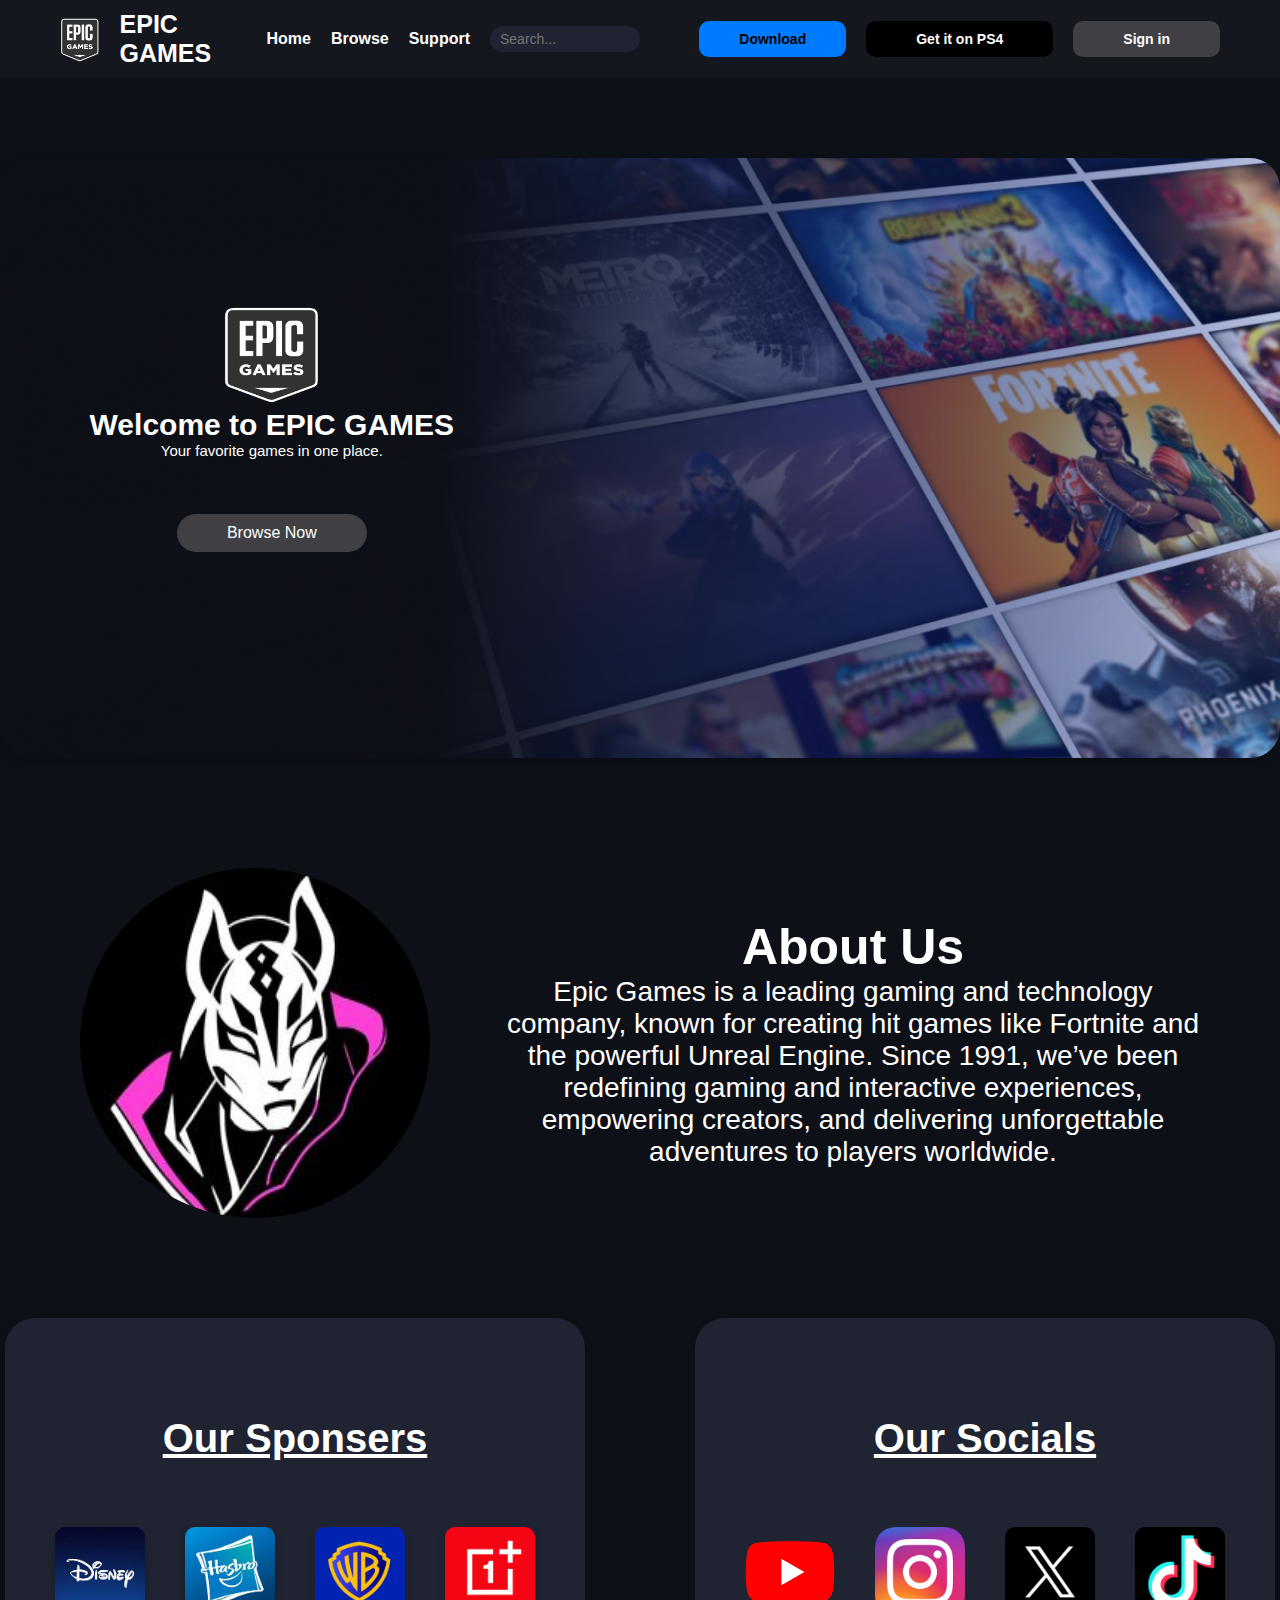
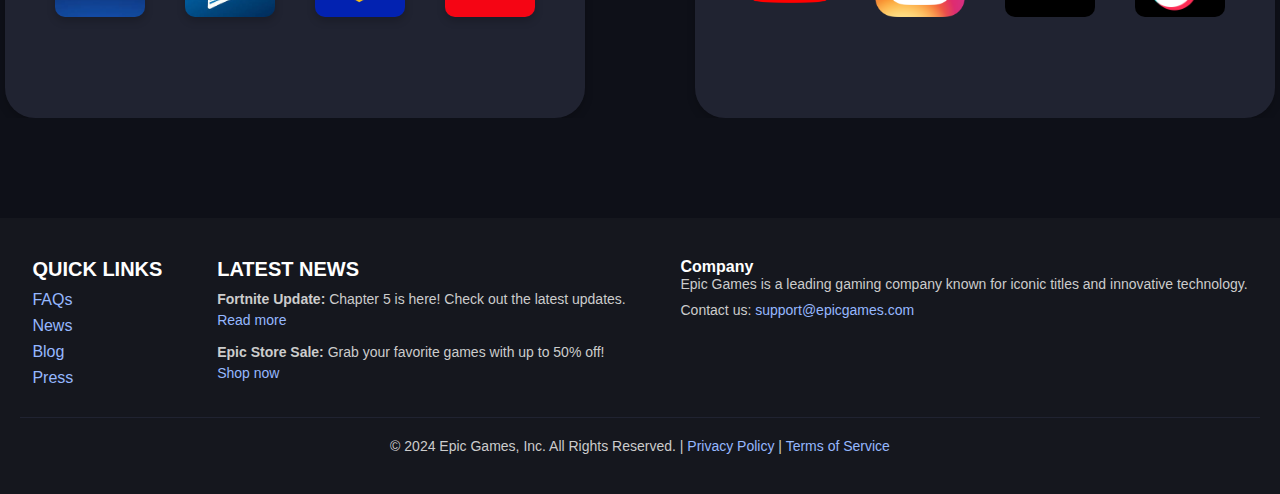
<file: index.html>
<!DOCTYPE html>
<html lang="en">
<head>
    <meta charset="UTF-8">
    <meta name="viewport" content="width=device-width, initial-scale=1.0">
    <link rel="stylesheet" href="style.css">
    <title>Epic Games</title>
</head>
<body>
    <header> <!-- Acts as the navigation bar of the website-->      
        <div class="header">

            <div class ="left-side">
                <img id="Logo" src="ASG-1 Contents/Epic_Games_logo.png" alt="Epic Games Logo">
                <h1 class = "epic-games-header">EPIC GAMES</h1>
                <a id = "home" href="index.html">Home</a>
                <a id = "browse" href="games.html">Browse</a>
                <a id = "support" href="support.html">Support</a>
                <input type="text" class="search-bar" placeholder="Search...">
            </div>

            <div class="right-side">
                <button id="download-button" class="main-download-button">Download</button>
                <a class="ps4-button">Get it on PS4</a>
                <a class="signin-button">Sign in</a>             
            </div>

        </div>
    </header>

    <section> <!-- Home Page First Panel -->
        <div class="first-panel">
            <div class ="browse">
                <div class="textbox">
                    <img id="Logo2" src="ASG-1 Contents/Epic_Games_logo.png" alt="Epic Games Logo 2">
                    <h2>Welcome to EPIC GAMES</h2>
                    <p4>Your favorite games in one place.</p4> <br/>
                    <br/>
                    <br/>
                    <br/>
                    <a href=games.html class="browse-button">Browse Now</a>
                </div>
            </div>
        </div>
    </section>

    <div id="popup" class="popup hidden"> <!-- For JS extension,  Pop-up -->
        <div class="popup-content">
          <span id="close-popup" class="close-button">&times;</span>
          <h2>A world full of adventure awaits you.</h2>
          <a href="ASG-1 Contents/Epic Games.zip" class="popup-download-button" download>Download Now!</a>
        </div>
    </div>

    <section2> <!-- Home Page Second Panel -->
        <div class="about-us">        
            <img id="about-us-logo" src="ASG-1 Contents/epic-games-pfp.jpg" alt ="About us Logo">
            <div class="about-us-words">
                <h2 class="about-header">About Us</h2>
                <p id="paragraph">Epic Games is a leading gaming and technology company, known for creating hit games like Fortnite and the powerful Unreal Engine. 
                    Since 1991, we’ve been redefining gaming and interactive experiences, empowering creators, and delivering unforgettable adventures to players worldwide.</p>
            </div>
        </div>
    </section2>

    <section3> <!-- Home Page Third Panel -->
        <div class="second-panel"> 

            <div class="left-box">
                <div class="sponsor">
                    <p5>Our Sponsers</p5>
                    <div class="sponsor-buttons">       
                        <img class="disney" src="ASG-1 Contents/disney.jpg" alt="disney logo">     
                        <img class="hasbro" src="ASG-1 Contents/hasbro.jpg" alt="hasbro logo">  
                        <img class="warnerbros" src="ASG-1 Contents/warnerbros3.png" alt="warnerbros logo">   
                        <img class="oneplus" src="ASG-1 Contents/oneplus.png" alt="oneplus logo">   
                    </div>
                </div>
            </div>

            <div class="right-box">
                <div class="socials">
                    <p6>Our Socials</p6>
                    <div class="socials-buttons">       
                        <img class="youtube" src="ASG-1 Contents/Youtube_logo.png" alt="disney logo">     
                        <img class="instagram" src="ASG-1 Contents/Instagram_icon.png.webp" alt="hasbro logo">  
                        <img class="x" src="ASG-1 Contents/x.jpg" alt="warnerbros logo">   
                        <img class="tiktok" src="ASG-1 Contents/tiktok.png" alt="oneplus logo">   
                    </div>
                </div>
            </div>
            
        </div>
    </section3>

    <footer> <!-- Footer acts as the last panel for each page of website -->
        <div class="footer-container">

            <div class="footer-links">
                <h4>Quick Links</h4>
                <ul>
                    <li><a href="#">FAQs</a></li>
                    <li><a href="#">News</a></li>
                    <li><a href="#">Blog</a></li>
                    <li><a href="#">Press</a></li>
                </ul>
            </div>
    
            <div class="footer-news">
                <h4>Latest News</h4>
                <div class="news-item">
                    <p><strong>Fortnite Update:</strong> Chapter 5 is here! Check out the latest updates.</p>
                    <a href="fortnite.html">Read more</a>
                </div>
                <div class="news-item">
                    <p><strong>Epic Store Sale:</strong> Grab your favorite games with up to 50% off!</p>
                    <a href="games.html">Shop now</a>
                </div>
            </div>
    
            <div class="footer-info">
                <h4>Company</h4>
                <p>Epic Games is a leading gaming company known for iconic titles and innovative technology.</p>
                <p>Contact us: <a href="mailto:support@epicgames.com">support@epicgames.com</a></p>
            </div>
        </div>
    
        <div class="footer-bottom">
            <p>© 2024 Epic Games, Inc. All Rights Reserved. | <a href="#">Privacy Policy</a> | <a href="#">Terms of Service</a></p>
        </div>
    </footer>
    <script src="script.js"></script>
</body>
</html>
</file>
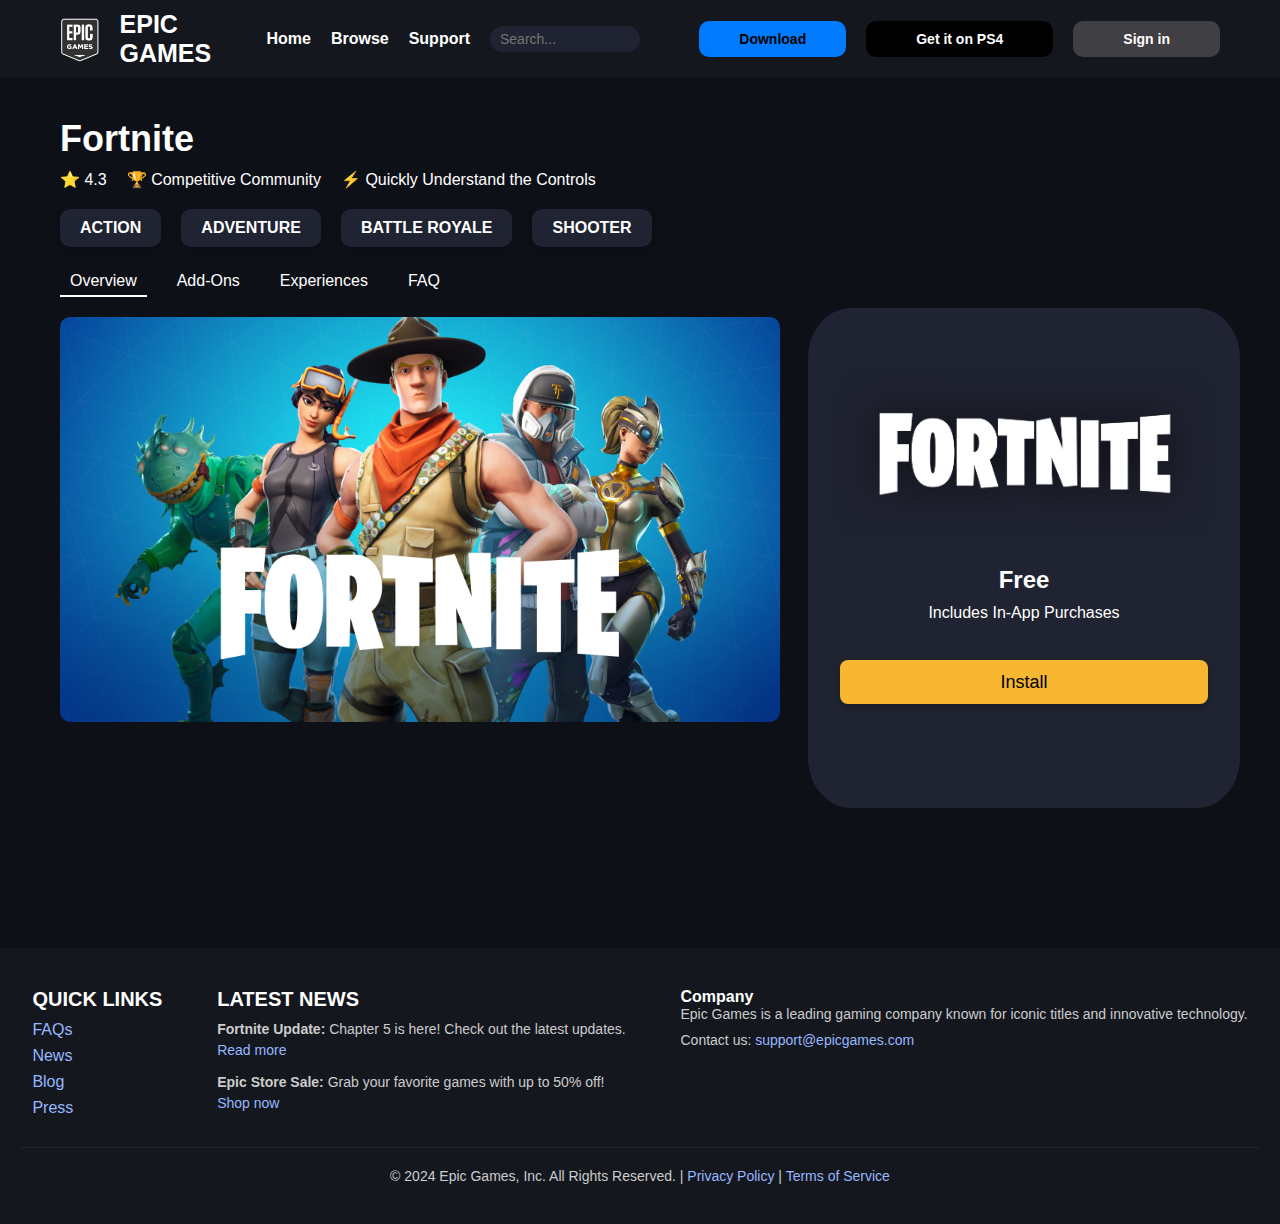
<file: fortnite.html>
<!DOCTYPE html>
<html lang="en">
<head>
    <meta charset="UTF-8">
    <meta name="viewport" content="width=device-width, initial-scale=1.0">
    <link rel="stylesheet" href="style.css">
    <title>Fortnite</title>
</head>
<body>
    <header> <!-- Acts as the navigation bar of the website-->     
        <div class="header">

            <div class ="left-side">
                <img id="Logo" src="ASG-1 Contents/Epic_Games_logo.png" alt="Epic Games Logo">
                <h1 class = "epic-games-header">EPIC GAMES</h1>
                <a id = "home" href="index.html">Home</a>
                <a id = "browse" href="games.html">Browse</a>
                <a id = "support" href="support.html">Support</a>
                <input type="text" class="search-bar" placeholder="Search...">
            </div>

            <div class="right-side">
                <button id="download-button" class="main-download-button">Download</button>
                <a class="ps4-button">Get it on PS4</a>
                <a class="signin-button">Sign in</a>             
            </div>

        </div>
    </header>

    <div id="popup" class="popup hidden"> <!-- For JS extension, Pop-up -->
        <div class="popup-content">
          <span id="close-popup" class="close-button">&times;</span>
          <h2>A world full of adventure awaits you.</h2>
          <a href="ASG-1 Contents/Epic Games.zip" class="popup-download-button" download>Download Now!</a>
        </div>
    </div>

    <main class="fortnite-section"> <!-- Fortnite page content -->
        <div class="fortnite-left">
            <h1 class="game-title">Fortnite</h1>
            <div class="ratings">
                <span>⭐ 4.3</span>
                <span>🏆 Competitive Community</span>
                <span>⚡ Quickly Understand the Controls</span>
            </div>
            <div class="fornite-genre">
                <p class="genre1">Action</p>
                <p class="genre1">Adventure</p>
                <p class="genre1">Battle Royale</p>
                <p class="genre1">Shooter</p>
            </div>
            <nav class="tabs">
                <a href="#overview" class="active">Overview</a>
                <a href="#addons">Add-Ons</a>
                <a href="#experiences">Experiences</a>
                <a href="#faq">FAQ</a>
            </nav>
            <div class="game-preview">
                <img src="ASG-1 Contents/good-fortnite.jpg" alt="Fortnite Preview">
            </div>
            <div class="about-fortnite">
            </div>
        </div>

    <div class="fortnite-right">
        <div class="game-image">
            <img src="ASG-1 Contents/fortnite-invis3.png" alt="Fortnite Game Image">
        </div>
        <div class="fortnite-info">
            <p class="fortnite-price">Free</p>
            <p class="in-app-purchases">Includes In-App Purchases</p>
            <a href="#" class="install-button">Install</a>
        </div>
    </div>
    </main>

    <footer> <!-- Footer acts as the last panel for each page of website -->
        <div class="footer-container">

            <div class="footer-links">
                <h4>Quick Links</h4>
                <ul>
                    <li><a href="#">FAQs</a></li>
                    <li><a href="#">News</a></li>
                    <li><a href="#">Blog</a></li>
                    <li><a href="#">Press</a></li>
                </ul>
            </div>
    
            <div class="footer-news">
                <h4>Latest News</h4>
                <div class="news-item">
                    <p><strong>Fortnite Update:</strong> Chapter 5 is here! Check out the latest updates.</p>
                    <a href="fortnite.html">Read more</a>
                </div>
                <div class="news-item">
                    <p><strong>Epic Store Sale:</strong> Grab your favorite games with up to 50% off!</p>
                    <a href="games.html">Shop now</a>
                </div>
            </div>
    
            <div class="footer-info">
                <h4>Company</h4>
                <p>Epic Games is a leading gaming company known for iconic titles and innovative technology.</p>
                <p>Contact us: <a href="mailto:support@epicgames.com">support@epicgames.com</a></p>
            </div>
        </div>
    
        <div class="footer-bottom">
            <p>© 2024 Epic Games, Inc. All Rights Reserved. | <a href="#">Privacy Policy</a> | <a href="#">Terms of Service</a></p>
        </div>
    </footer>
    <script src="script.js"></script>
</main>
</body>
</html>
</file>
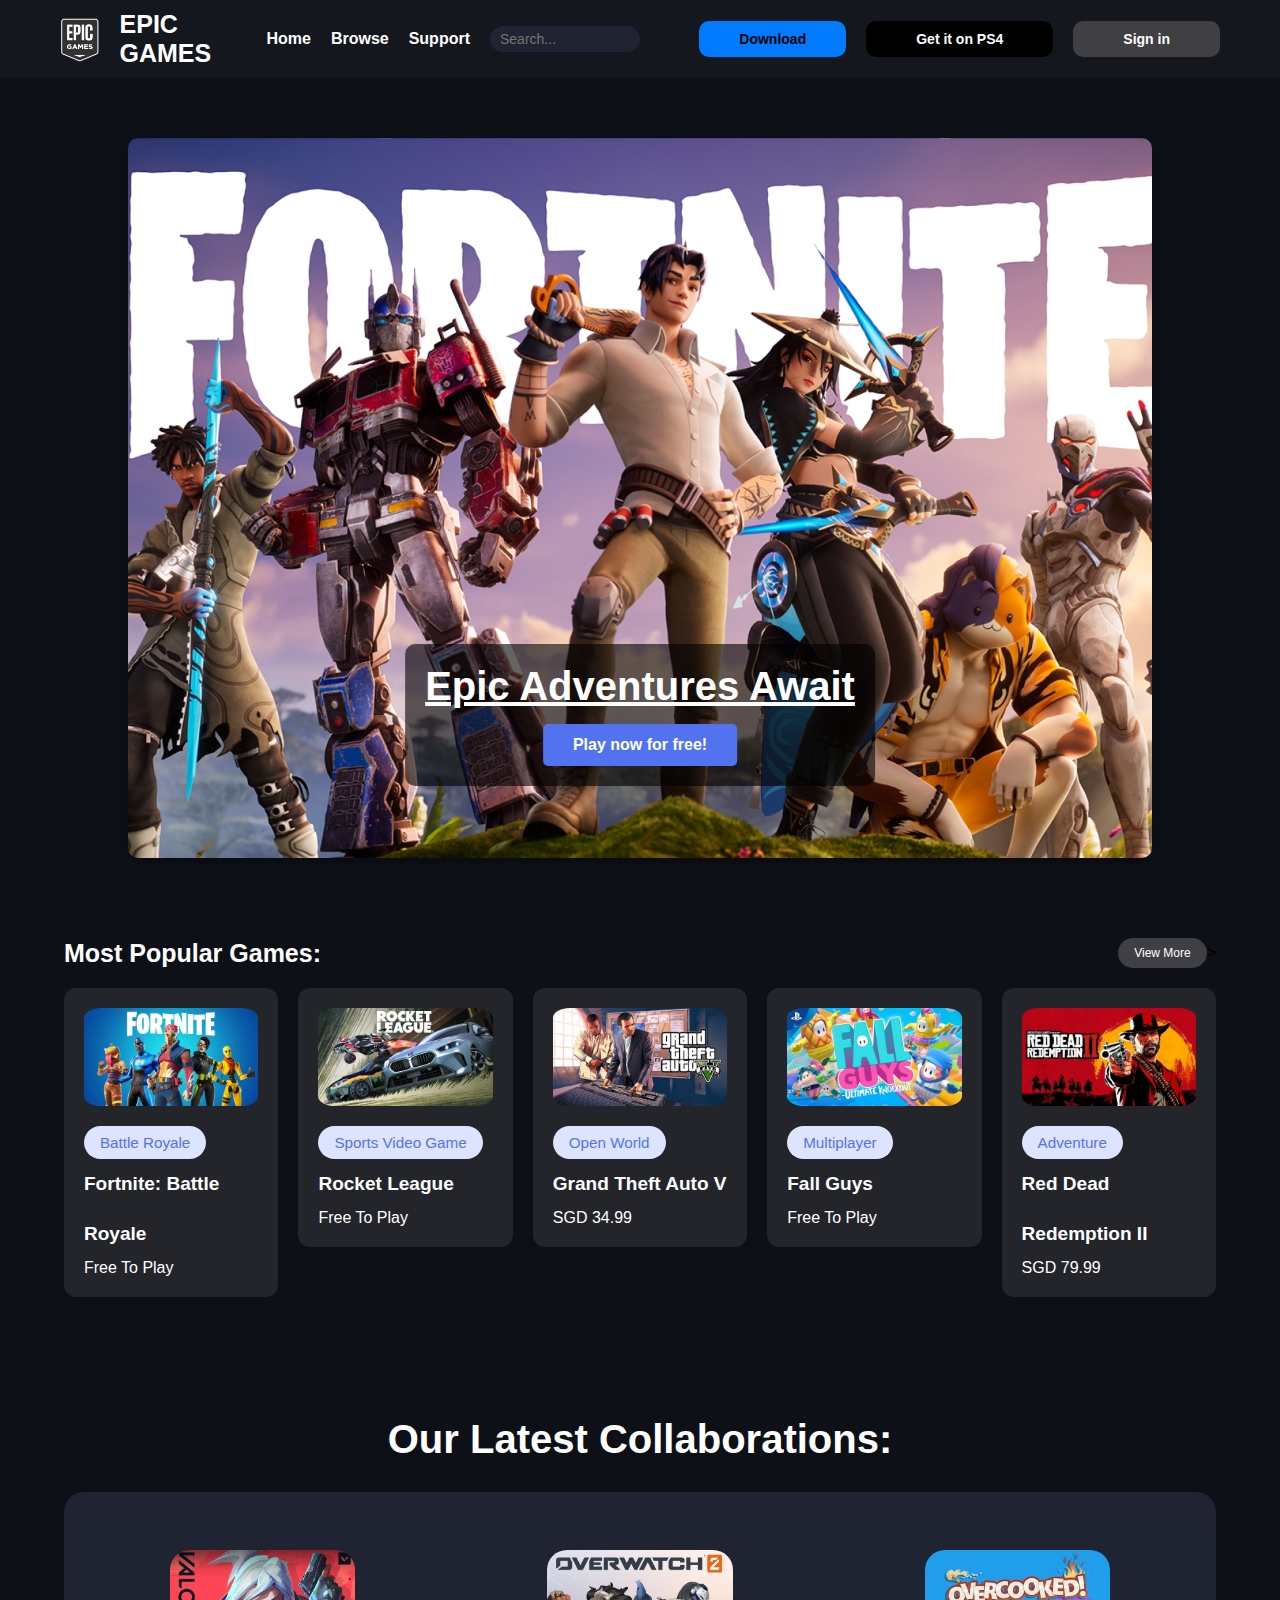
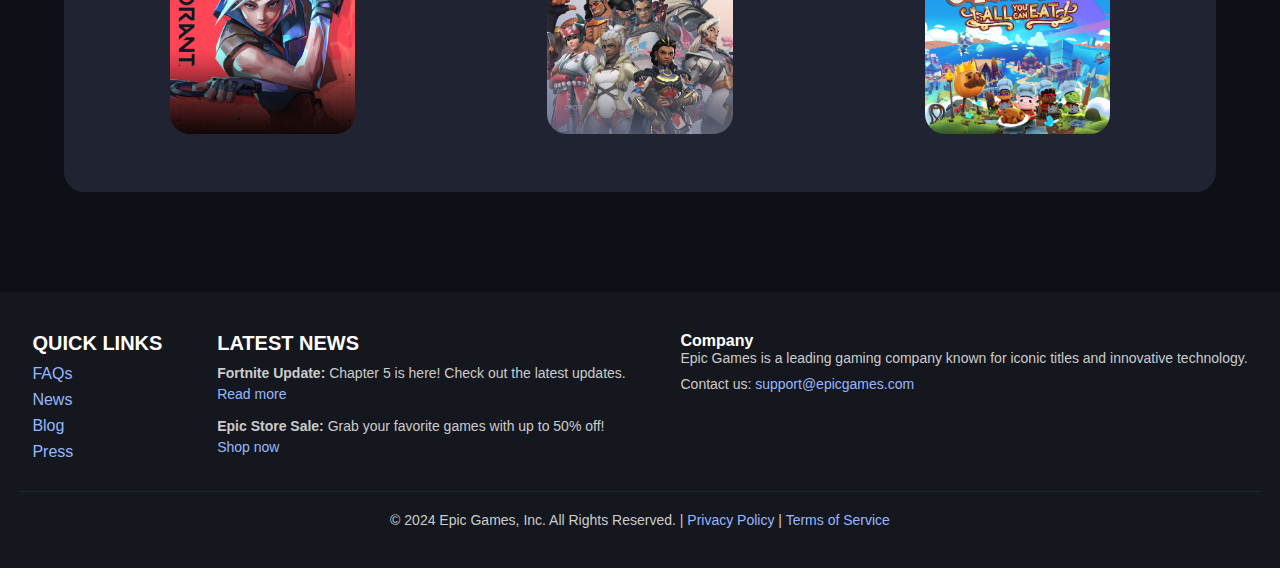
<file: games.html>
<!DOCTYPE html>
<html lang="en">
<head>
    <meta charset="UTF-8">
    <meta name="viewport" content="width=device-width, initial-scale=1.0">
    <link rel="stylesheet" href="style.css">
    <title>Epic Games</title>
</head>
<body>
    <header> <!-- Acts as the navigation bar of the website-->     
        <div class="header">

            <div class ="left-side">
                <img id="Logo" src="ASG-1 Contents/Epic_Games_logo.png" alt="Epic Games Logo">
                <h1 class = "epic-games-header">EPIC GAMES</h1>
                <a id = "home" href="index.html">Home</a>
                <a id = "browse" href="games.html">Browse</a>
                <a id = "support" href="support.html">Support</a>
                <input type="text" class="search-bar" placeholder="Search...">
            </div>

            <div class="right-side">
                <button id="download-button" class="main-download-button">Download</button>
                <a class="ps4-button">Get it on PS4</a>
                <a class="signin-button">Sign in</a>             
            </div>

        </div>
    </header>

    <div id="popup" class="popup hidden"> <!-- For JS extension, Pop-up -->
        <div class="popup-content">
          <span id="close-popup" class="close-button">&times;</span>
          <h2>A world full of adventure awaits you.</h2>
          <a href="ASG-1 Contents/Epic Games.zip" class="popup-download-button" download>Download Now!</a>
        </div>
    </div>

    <game-section1> <!-- Game page first panel -->
        <div class="photo-container" href="fortnite.html">
            <a class="description" href="fortnite.html">
                <h2>Epic Adventures Await</h2>
                <button class="join-now-button">Play now for free!</button>
            </a>
        </div>
    </game-section1>

    <game-section2> <!-- Game page second panel -->
        <div class="popular-text">
            <p id="most-popular">Most Popular Games:</p>
            <p id="popular-viewmore">View More</p>>
        </div>
        <div class="game-container">
            <div class="card-wrapper">
                <ul class="card-list">
                    <li class ="card-item">
                        <a class="card-link">
                            <img src = "ASG-1 Contents/fortnite-image.jpg" alt = "fortnite" class = "image-card">
                            <p  class="genre">Battle Royale</p>
                            <h class="game-title">Fortnite: Battle Royale</h> <br>
                            <price class ="game-price">Free To Play</price>
                        </a>
                    </li>
                    <li class ="card-item">
                        <a class="card-link">
                            <img src = "ASG-1 Contents/rocket-league-image.jpg" alt = "rocket league" class = "image-card">
                            <p  class="genre">Sports Video Game</p>
                            <h class="game-title">Rocket League</h> <br>
                            <price class ="game-price">Free To Play</price>
                        </a>
                    </li>
                    <li class ="card-item">
                        <a class="card-link">
                            <img src = "ASG-1 Contents/gta-image.jpg" alt = "gta" class = "image-card">
                            <p  class="genre">Open World</p>
                            <h class="game-title">Grand Theft Auto V</h> <br>
                            <price class ="game-price">SGD 34.99</price>
                        </a>
                    </li>
                    <li class ="card-item">
                        <a class="card-link">
                            <img src = "ASG-1 Contents/fall-guys-image.jpg" alt = "fall guys" class = "image-card">
                            <p  class="genre">Multiplayer</p>
                            <h class="game-title">Fall Guys</h> <br>
                            <price class ="game-price">Free To Play</price>
                        </a>
                    </li>
                    <li class ="card-item">
                        <a class="card-link">
                            <img src = "ASG-1 Contents/rdd-image.jpg" alt = "red dead redemption" class = "image-card">
                            <p  class="genre">Adventure</p>
                            <h class="game-title">Red Dead Redemption II</h> <br>
                            <price class ="game-price">SGD 79.99</price>
                        </a>
                    </li>
                </ul>
            </div>
        </div>
    </game-section2>

    <game-section3> <!-- Game page second panel -->
        <div class="collab-text">
            <p id="collab">Our Latest Collaborations:</p>
        </div>
        <div class="new-items-container">
            <div class="new-items-box">
                <div class="card">
                    <div class="front">
                        <img src="ASG-1 Contents/valorant.jpg" alt="Box 1" class="front-image">
                    </div>
                    <div class="back-valorant">
                        <h3 class="back-title">Valorant</h3>
                        <p class="back-paragraph">Valorant is a free-to-play first-person tactical hero shooter developed and published by Riot Games. 
                            Released in June 2020, the game combines precise gunplay with unique character abilities, creating an engaging blend of strategy, teamwork, and skill.</p>
                    </div>
                </div>
            </div>
            <div class="new-items-box">
                <div class="card">
                    <div class="front">
                        <img src="ASG-1 Contents/overwatch2-pfp" alt="Box 2" class="front-image">
                    </div>
                    <div class="back-overwatch2">
                        <h3 class="back-title">Overwatch 2</h3>
                        <p class="back-paragraph">Overwatch is a team-based multiplayer hero shooter developed by Blizzard Entertainment. 
                            Released in 2016, it features diverse heroes with unique abilities, emphasizing teamwork, strategy, 
                            and fast-paced action across various dynamic maps and game modes.</p>
                    </div>
                </div>
            </div>
            <div class="new-items-box">
                <div class="card">
                    <div class="front">
                        <img src="ASG-1 Contents/overcooked.webp" alt="Box 3" class="front-image">
                    </div>
                    <div class="back-overcooked">
                        <h3 class="back-title">Overcooked</h3>
                        <p class="back-paragraph">Overcooked is a chaotic cooperative cooking simulation game by Ghost Town Games. 
                            Players work together in increasingly challenging kitchens, managing time and resources to complete orders. 
                            It’s fast-paced, hilarious, and perfect for cooperative fun with friends or family.</p>
                    </div>
                </div>
            </div>
        </div>
    </game-section3>
    
    <footer> <!-- Footer acts as the last panel for each page of website -->
        <div class="footer-container">

            <div class="footer-links">
                <h4>Quick Links</h4>
                <ul>
                    <li><a href="#">FAQs</a></li>
                    <li><a href="#">News</a></li>
                    <li><a href="#">Blog</a></li>
                    <li><a href="#">Press</a></li>
                </ul>
            </div>
    
            <div class="footer-news">
                <h4>Latest News</h4>
                <div class="news-item">
                    <p><strong>Fortnite Update:</strong> Chapter 5 is here! Check out the latest updates.</p>
                    <a href="fortnite.html">Read more</a>
                </div>
                <div class="news-item">
                    <p><strong>Epic Store Sale:</strong> Grab your favorite games with up to 50% off!</p>
                    <a href="games.html">Shop now</a>
                </div>
            </div>
    
            <div class="footer-info">
                <h4>Company</h4>
                <p>Epic Games is a leading gaming company known for iconic titles and innovative technology.</p>
                <p>Contact us: <a href="mailto:support@epicgames.com">support@epicgames.com</a></p>
            </div>
        </div>
    
        <div class="footer-bottom">
            <p>© 2024 Epic Games, Inc. All Rights Reserved. | <a href="#">Privacy Policy</a> | <a href="#">Terms of Service</a></p>
        </div>
    </footer>

    <script src="script.js"></script>
</body>
</html>
</file>
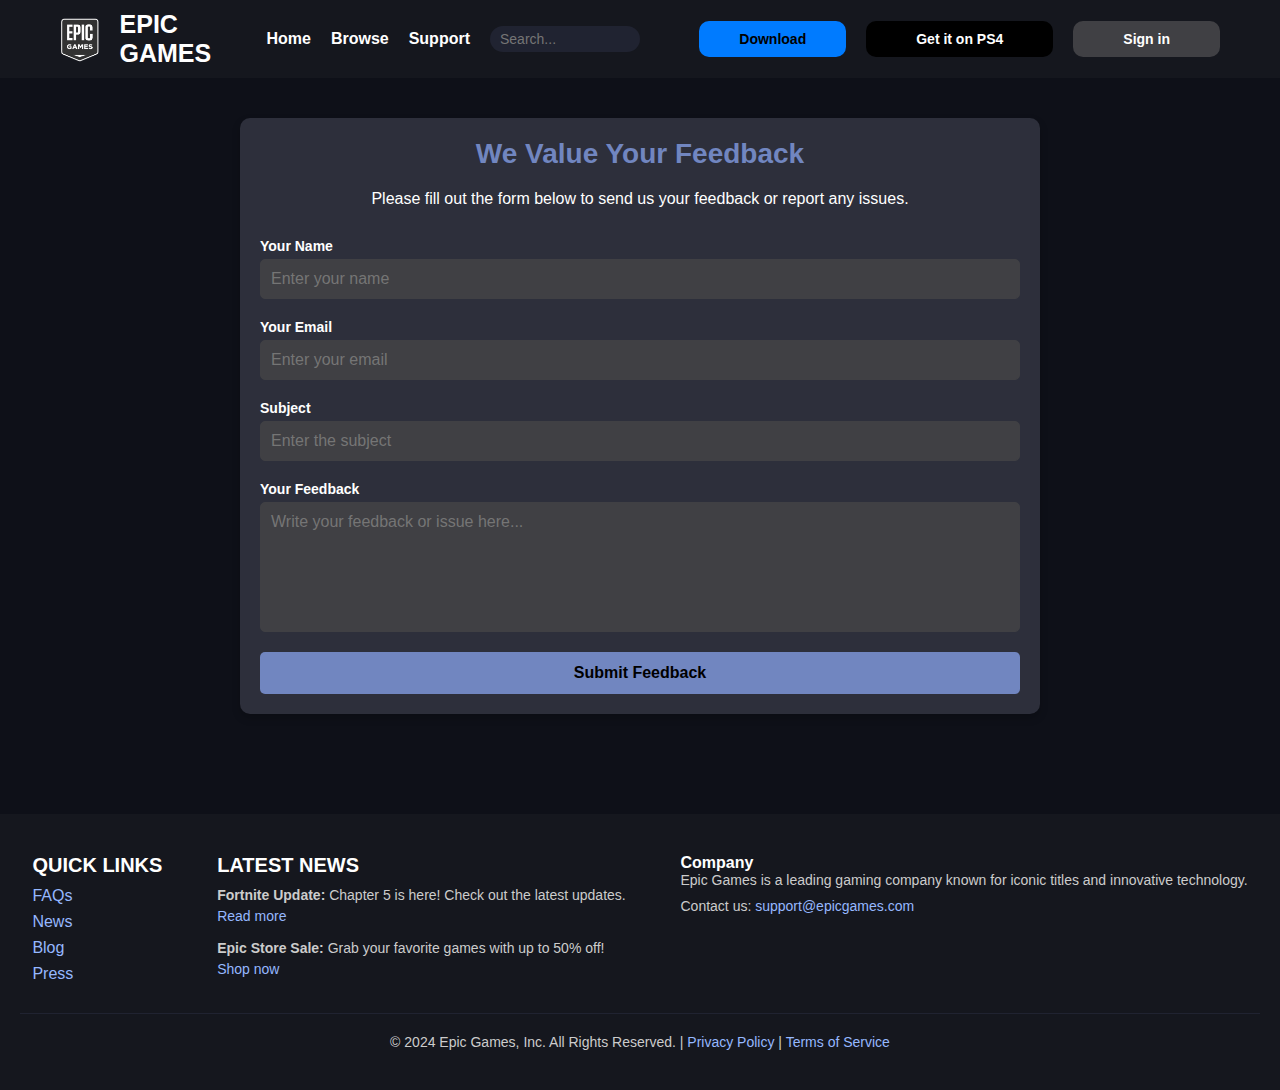
<file: support.html>
<!DOCTYPE html>
<html lang="en">
<head>
    <meta charset="UTF-8">
    <meta name="viewport" content="width=device-width, initial-scale=1.0">
    <link rel="stylesheet" href="style.css">
    <title>Epic Games Support</title>
</head>
<body>
    <header> <!-- Acts as the navigation bar of the website-->      
        <div class="header">

            <div class ="left-side">
                <img id="Logo" src="ASG-1 Contents/Epic_Games_logo.png" alt="Epic Games Logo">
                <h1 class = "epic-games-header">EPIC GAMES</h1>
                <a id = "home" href="index.html">Home</a>
                <a id = "browse" href="games.html">Browse</a>
                <a id = "support" href="support.html">Support</a>
                <input type="text" class="search-bar" placeholder="Search...">
            </div>

            <div class="right-side">
                <button id="download-button" class="main-download-button">Download</button>
                <a class="ps4-button">Get it on PS4</a>
                <a class="signin-button">Sign in</a>             
            </div>

        </div>
    </header>

    <div id="popup" class="popup hidden"> <!-- For JS extension, Pop-up -->
        <div class="popup-content">
          <span id="close-popup" class="close-button">&times;</span>
          <h2>A world full of adventure awaits you.</h2>
          <a href="ASG-1 Contents/Epic Games.zip" class="popup-download-button" download>Download Now!</a>
        </div>
    </div>

    <main class="support-container"> <!-- Support page content -->
        <h2>We Value Your Feedback</h2>
        <p>Please fill out the form below to send us your feedback or report any issues.</p>
        <form class="feedback-form">
            <div class="form-group">
                <label for="name">Your Name</label>
                <input type="text" id="name" name="name" placeholder="Enter your name" required>
            </div>
            <div class="form-group">
                <label for="email">Your Email</label>
                <input type="email" id="email" name="email" placeholder="Enter your email" required>
            </div>
            <div class="form-group">
                <label for="subject">Subject</label>
                <input type="text" id="subject" name="subject" placeholder="Enter the subject" required>
            </div>
            <div class="form-group">
                <label for="feedback">Your Feedback</label>
                <textarea id="feedback" name="feedback" rows="6" placeholder="Write your feedback or issue here..." required></textarea>
            </div>
            <div class="form-group">
                <button type="submit" class="submit-button">Submit Feedback</button>
            </div>
        </form>
    </main>

    <footer> <!-- Footer acts as the last panel for each page of website -->
        <div class="footer-container">

            <div class="footer-links">
                <h4>Quick Links</h4>
                <ul>
                    <li><a href="#">FAQs</a></li>
                    <li><a href="#">News</a></li>
                    <li><a href="#">Blog</a></li>
                    <li><a href="#">Press</a></li>
                </ul>
            </div>
    
            <div class="footer-news">
                <h4>Latest News</h4>
                <div class="news-item">
                    <p><strong>Fortnite Update:</strong> Chapter 5 is here! Check out the latest updates.</p>
                    <a href="fortnite.html">Read more</a>
                </div>
                <div class="news-item">
                    <p><strong>Epic Store Sale:</strong> Grab your favorite games with up to 50% off!</p>
                    <a href="games.html">Shop now</a>
                </div>
            </div>
    
            <div class="footer-info">
                <h4>Company</h4>
                <p>Epic Games is a leading gaming company known for iconic titles and innovative technology.</p>
                <p>Contact us: <a href="mailto:support@epicgames.com">support@epicgames.com</a></p>
            </div>
        </div>
    
        <div class="footer-bottom">
            <p>© 2024 Epic Games, Inc. All Rights Reserved. | <a href="#">Privacy Policy</a> | <a href="#">Terms of Service</a></p>
        </div>
    </footer>
    <script src="script.js"></script>
</body>
</html>
</file>
<file: style.css>
/* For background color */
body {
    background-color: #0E1018;
    margin: 0;
    padding: 0;
  }

/* Navigation Bar */  
.header {
    display: flex;
    justify-content: space-between;
    align-items: center;
    width: 100%;
    padding: 10px;
    background-color: #15171E;
}

.epic-games-header {
    color: white;
    font-size: 25px;
    font-weight: bold;
    font-family: 'Inter', sans-serif;
}

.search-bar {
    padding: 5px 10px;
    font-size: 14px;
    border-radius: 20px;
    border: none;
    outline: none;
    background-color: #202331;
    color: white;
    font-family: 'Inter', sans-serif;
    width: 150px;
    transition: width 0.3s ease-in-out;
}
 
#home {
    color: white;
    font-family: 'Inter', sans-serif;
    font-weight: bolder;
    cursor: pointer;
    text-decoration-line: none;
}

#browse {
    color: white;
    font-family: 'Inter', sans-serif;
    font-weight: bolder;
    cursor: pointer;
    text-decoration-line: none;
} 

#support {
    color: white;
    font-family: 'Inter', sans-serif;
    font-weight: bolder;
    cursor: pointer;
    text-decoration-line: none;
}   

/* Interactions for Navigation Bar */
#home:hover {
    border-bottom: 2px solid white;
}

#browse:hover {
    border-bottom: 2px solid white;
}

#support:hover {
    border-bottom: 2px solid white;
}

p3 {
    color: white;
    font-family: 'Inter', sans-serif;
    font-weight: bolder;
    cursor: pointer;

}

.left-side {
    width: 50%;
    display: flex;
    gap: 20px;
    margin-left: 50px;
    align-items: center;
    
}

.right-side {
    width: 50%;
    display: flex;
    justify-content: flex-end;
    gap: 20px;
    margin-right: 50px;
    align-items: center;
}

#Logo {
    width: 45px;
    height: 45px;
}

#download-button {
    display: inline-block;
    background-color: #007bff; 
    color: black;
    text-decoration: none;
    padding: 10px 40px;
    font-size: 14px;
    font-family: 'Inter', sans-serif;
    font-weight: bolder;
    border-radius: 10px;
    border: none;
    transition: background-color 0.3s ease, transform 0.2s;
    text-align: center;
    cursor: pointer;
}

.signin-button {
    display: inline-block;
    background-color: #404044; 
    color: white;
    text-decoration: none;
    padding: 10px 50px;
    font-size: 14px;
    font-family: 'Inter', sans-serif;
    font-weight: bolder;
    border-radius: 10px;
    border: none;
    transition: background-color 0.3s ease, transform 0.2s;
    text-align: center;
    cursor: pointer;
}

.ps4-button {
    display: inline-block;
    background-color: black; 
    color: white;
    text-decoration: none;
    padding: 10px 50px;
    font-size: 14px;
    font-family: 'Inter', sans-serif;
    font-weight: bolder;
    border-radius: 10px;
    border: none;
    transition: background-color 0.3s ease, transform 0.2s;
    text-align: center;
    cursor: pointer;
}

/* Interactions for Navigation Bar */
#download-button:hover {
    background-color: #95B8FF;
}

.ps4-button:hover {
    background-color: darkslategrey;
}

.signin-button:hover {
    background-color: grey;
}

/* For Pop-up extension (Javascript) */
.popup {
    position: fixed;
    top: 0;
    left: 0;
    width: 100%;
    height: 100%;
    background-color: rgba(0, 0, 0, 0.8);
    display: flex;
    justify-content: center;
    align-items: center;
    z-index: 1000;
  }
  
  .popup.hidden {
    display: none;
  }
  
  .popup-content {
    background-color: #202331;
    padding: 20px 40px;
    border-radius: 10px;
    text-align: center;
    box-shadow: 0 4px 8px rgba(0, 0, 0, 0.3);
    animation: fadeIn 0.3s ease-in-out;
  }
  
  .popup-content h2 {
    color: white;
    margin-bottom: 20px;
  }
  
  .popup-download-button {
    display: inline-block;
    background-color: #7186C0;
    color: black;
    text-decoration: none;
    padding: 10px 20px;
    font-size: 16px;
    border-radius: 5px;
    cursor: pointer;
    transition: background-color 0.3s ease;
  }
  
  .popup-download-button:hover {
    background-color: #95B8FF;
  }
  
  .close-button {
    position: absolute;
    top: 10px;
    right: 10px;
    font-size: 24px;
    color: white;
    cursor: pointer;
    transition: transform 0.2s ease;
  }
  
  .close-button:hover {
    transform: scale(1.2);
  }
  
  /* Animation for Pop-up */
  @keyframes fadeIn {
    from {
      opacity: 0;
    }
    to {
      opacity: 1;
    }
  }

/* Home Page First Panel */

.first-panel{
    display: flex;
    justify-content: center;
    align-items: center;
    margin-top: 80px;
}

.browse {
    position: relative;
    background-image: url("ASG-1 Contents/template.png");
    background-size: cover; 
    background-position: center; 
    background-repeat: no-repeat;
    width: 1800px;
    height: 600px;
    border-color: white;
    border-radius: 30px;
    box-shadow: 0 4px 8px rgba(0, 0, 0, 0.2);
    margin-bottom: 80px;
}

.textbox {
    position: absolute;
    top: 45%;
    left: 7%;
    transform: translateY(-50%);
    color: white;
    border-radius: 10px;
    max-width: 400px;
    font-family: 'Inter', sans-serif;
    text-align: center;
    z-index: 1;
}

#Logo2 {
    width: 100px;
    height: 100px;
}

h2 {
    font-size: 30px;
    color:white;
}

p4 {
    font-size: 15px;
}

.browse-button {
    display: inline-block;
    background-color: #404044; 
    color: white;
    text-decoration: none;
    padding: 10px 50px;
    font-size: 16px;
    border-radius: 20px;
    border: none;
    transition: background-color 0.3s ease, transform 0.2s;
    text-align: center;
    cursor: pointer;
}

.browse-button:hover {
    background-color: rgb(163, 159, 159);
}

/* Home Page Second Panel */

.second-panel {
    overflow:hidden;
    width: 100%;
    display: flex;
    margin-top: 100px;
    gap: 110px;
    margin-bottom: 100px;
    justify-content: center;
}

.left-box {
    display: flex;
    margin-left: 1000px;
    width: 100%;
}

.sponsor {
    position: relative;
    background-color: #202331;
    padding: 20px 50px; 
    border-color: white;
    border-radius: 30px;
    box-shadow: 0 4px 8px rgba(0, 0, 0, 0.2);
    font-weight: bold;
    font-family: 'Inter', sans-serif;
    text-align: center;
    line-height: 200px;
}

p5 {
    color: white;
    font-size: 40px;
    text-decoration: underline
} 

.sponsor-buttons {
    display: flex;
    justify-content: center;
    align-items: center;
    gap: 40px;
    margin-top: -20px;
}

.sponsor-buttons img {
    width: 90px;
    height: 90px;
    border-radius: 10px;
    box-shadow: 0 4px 8px rgba(0, 0, 0, 0.2);
    transition: transform 0.3s ease-in-out;
    cursor: pointer;
}

.sponsor-buttons img:hover {
    transform: scale(1.1);
    box-shadow: 0 6px 12px rgba(0, 0, 0, 0.3);
}

.right-box {
    display: flex;  
    justify-content: right;
    margin-right: 1000px;
    width: 100%;
}

.socials {
    position: relative;
    background-color: #202331;
    width: 100%;
    padding: 20px 50px;
    height: 400px;
    border-color: white;
    border-radius: 30px;
    box-shadow: 0 4px 8px rgba(0, 0, 0, 0.2);
    font-weight: bold;
    font-family: 'Inter', sans-serif;
    text-align: center;
    line-height: 200px;
}

p6 {
    color: white;
    font-size: 40px;
    text-decoration: underline
} 

.socials-buttons {
    display: flex;
    justify-content: center;
    align-items: center;
    gap: 40px;
    margin-top: -20px;
}

.socials-buttons img {
    width: 90px;
    height: 90px;
    border-radius: 10px;
    object-fit: contain;
    transition: transform 0.3s ease-in-out;
    cursor: pointer;
}

.socials-buttons img:hover {
    transform: scale(1.1);
    box-shadow: 0 6px 12px rgba(0, 0, 0, 0.3);
}

/* Home Page About us */

.about-us {
    width: 95%;
    display: flex;
    gap: 60px;
    margin-top: 30px;
    margin-bottom: 20px;
    margin-right: 20px;
}

#about-us-logo {
    margin-left: 80px;
    width: 350px;
    height: 350px;
    border-radius: 50%;
}

.about-us-words {
    align-content: center;
    text-align: center;
}

.about-header {
    font-size: 50px;
}

#paragraph {
    font-size: 28px;
    color: white;
}


/* Footer */
footer {
    background-color: #15171E;
    color: white;
    font-family: 'Inter', sans-serif;
    padding: 40px 20px;
    margin-top: 100px;
}

/* Footer Container */
.footer-container {
    display: flex;
    justify-content: space-around;
    flex-wrap: wrap;
    gap: 30px;
    border-bottom: 1px solid #202331;
    padding-bottom: 20px;
}

/* Quick Links */
.footer-links h4 {
    font-size: 20px;
    text-transform: uppercase;
    margin-bottom: 10px;
}

.footer-links ul {
    list-style: none;
    padding: 0;
}

.footer-links ul li {
    margin-bottom: 8px;
}

.footer-links ul li a {
    text-decoration: none;
    color: #95B8FF;
    transition: color 0.3s ease;
}

.footer-links ul li a:hover {
    color: #007bff;
}

/* Latest News Section */
.footer-news h4 {
    font-size: 20px;
    text-transform: uppercase;
    margin-bottom: 10px;
}

.footer-news .news-item {
    margin-bottom: 15px;
}

.footer-news .news-item p {
    font-size: 14px;
    margin: 0;
    color: #CCCCCC;
}

.footer-news .news-item a {
    display: inline-block;
    margin-top: 5px;
    text-decoration: none;
    color: #95B8FF;
    font-size: 14px;
    transition: color 0.3s ease;
}

.footer-news .news-item a:hover {
    color: #007bff;
}

.footer-info p {
    margin-bottom: 10px;
    font-size: 14px;
    color: #CCCCCC;
}

.footer-info a {
    color: #95B8FF;
    text-decoration: none;
    transition: color 0.3s ease;
}

.footer-info a:hover {
    color: #007bff;
}

/* Footer Bottom */
.footer-bottom {
    text-align: center;
    margin-top: 20px;
    font-size: 14px;
    color: #CCCCCC;
}

.footer-bottom a {
    color: #95B8FF;
    text-decoration: none;
    transition: color 0.3s ease;
}

.footer-bottom a:hover {
    color: #007bff;
}

/* Game page section 1 */
game-section1 {
    width: 100%;
    display: flex;
    justify-content: center;
    align-items: center;
    margin-top: 60px;
    margin-bottom: 60px;
    position: relative;
}

.photo-container {
    position: relative;
    width: 80%;
    height: 80vh;
    background-image: url("ASG-1 Contents/fortnite-banner4.jpg");
    background-size: cover;
    background-position: center;
    border-radius: 10px;
    box-shadow: 0 4px 8px rgba(0, 0, 0, 0.3);
    display: flex;
    align-items: center;
    justify-content: center;
    overflow: hidden;
}

.description {
    position: absolute;
    bottom: 10%;
    left: 50%;
    transform: translateX(-50%);
    color: white;
    max-width: 60%;
    padding: 20px;
    background: rgba(0, 0, 0, 0.6);
    border-radius: 10px;
    text-align: center;
}

.join-now-button {
    display: inline-block;
    padding: 12px 30px;
    font-size: 1rem;
    font-family: 'Inter', sans-serif;
    font-weight: bold;
    color: white;
    background-color: #5372F0;
    border: none;
    border-radius: 5px;
    text-align: center;
    cursor: pointer;
    transition: background-color 0.3s ease, transform 0.2s ease;
}

.join-now-button:hover {
    background-color: #415bb5;
    transform: scale(1.05);
}

.description h2 {
    font-size: 2.5rem;
    margin-bottom: 15px;
    font-weight: bold;
    font-family: 'Inter', sans-serif;
}

.description p {
    font-size: 1.2rem;
    line-height: 1.5;
    font-family: 'Inter', sans-serif;
}

/* Game page section 2 */

.popular-text {
    display: flex;
    justify-content: space-between;
    align-items: center;
    width: 90%;
    margin: 0 auto;
    padding-top: 20px;
    overflow: hidden;
}

#most-popular {
    color: white;
    font-size: 25px;
    font-weight: 600;
    font-family: 'Inter', sans-serif;
    overflow-wrap: break-word;
}

#popular-viewmore {
    margin-left: auto;
    color: white;
    font-size: 12px;
    font-weight: 500;
    background-color: #404044;
    padding: 8px 16px;
    border-radius: 20px;
    text-decoration: none;
    transition: background-color 0.3s ease, transform 0.2s;
    cursor: pointer;
}

#popular-viewmore:hover {
    background-color: #95B8FF;
    transform: scale(1.05);
}

.game-container {
    display: flex;
    width: 90%;
    justify-content: center;
    align-items: center;
    padding-top: 20px;
    margin-left: 5%;
    margin-bottom: 100px;
}

.card-list {
    display: flex;
    justify-content: center;
    align-items: flex-start;
    gap: 20px;
    padding: 0;
    list-style: none;
}

* {
    margin: 0;
    padding: 0;
    box-sizing: border-box;
    font-family: 'Inter', sans-serif;
    text-overflow: ellipsis;
}

.card-list .card-item {
    list-style: none;
}

.card-list .card-item .card-link {
    height: fit-content ;
    width: 100%;
    display: block;
    background: #23252B;
    padding: 18px;
    border-radius: 12px;
    text-decoration: none;
    border: 2px solid transparent;
    box-shadow: 0 10px 10px rgba(0, 0, 0, 0.05);
    transition: 0.2s ease-in-out;
    cursor: pointer;
}

.card-list .card-item .card-link:hover{
    border-color: rgb(173, 173, 173);
    transform: scale(1.03);  
}

.card-list .card-link .image-card {
    width: 100%;
    aspect-ratio: 16/9;
    object-fit: cover;
    border-radius: 10%;
}

.card-list .card-link .genre {
    color: #5372F0;
    padding: 8px 16px;
    font-size: 0.95rem;
    font-weight: 500;
    margin-top: 16px;
    background: #DDE4FF;
    width: fit-content;
    border-radius: 50px;
}

.card-list .card-link .game-title {
    font-size: 1.19rem;
    color: white;
    font-weight: 600;
    line-height: 50px;
}

.card-list .card-link .game-price {
    font-size: 10;
    color: white;
}

/* Game page section 1 */

.collab-text {
    width: 90%;
    margin: 0 auto;
    padding-top: 20px;
    overflow: hidden;
    text-align: center;
}

#collab {
    color: white;
    font-size: 40px;
    font-weight: 600;
    font-family: 'Inter', sans-serif;
}

#collaborations {
    color: white;
    font-size: 25px;
    font-weight: 600;
    font-family: 'Inter', sans-serif;
    overflow-wrap: break-word;
}

.new-items-container {
    width: 90%;
    margin: 0 auto;
    margin-top: 30px;
    display: flex;
    justify-content: space-between;
    background-color: #202331;
    padding: 10px;  
    overflow: hidden;
    border-radius: 20px;
}

/* Box container styling */
.new-items-box {
    margin-top: 40px;
    margin-left: 80px;
    margin-right: 80px;
    margin-bottom: 40px;
    width: 500px;
    height: 400px;
    text-align: center;
    padding: 20px;
    padding: 8px 16px;
    border-radius: 20px;
    padding: 8px 16px;;
    perspective: 1000px;
}

/* Card container for the flip effect */
.card {
    width: 100%;
    height: 100%;
    position: relative;
    transform-style: preserve-3d;
    transition: transform 0.6s;
}

/* Front face of the card */
.front {
    position: absolute;
    width: 100%;
    height: 100%;
    backface-visibility: hidden;
    display: flex;
    align-items: center;
    justify-content: center;
}

.front-image {
    width: 100%;
    height: 100%;
    object-fit: cover;
    border-radius: 20px;
}

/* Back of cards */
.back-valorant {
    position: absolute;
    width: 100%;
    height: 100%;
    backface-visibility: hidden;
    display: flex;
    flex-direction: column;
    align-items: center;
    justify-content: flex-start;
    font-size: 20px;
    font-weight: bold;
    color: white;
    background-color: #c54c4c;
    border-radius: 20px;
    transform: rotateY(180deg);
    padding: 20px;
    box-sizing: border-box;
}

.back-overwatch2 {
    position: absolute;
    width: 100%;
    height: 100%;
    backface-visibility: hidden;
    display: flex;
    flex-direction: column;
    align-items: center;
    justify-content: flex-start;
    font-size: 20px;
    font-weight: bold;
    color: white;
    background-color: #2d479c;
    border-radius: 20px;
    transform: rotateY(180deg);
    padding: 20px;
    box-sizing: border-box;
}

.back-overcooked {
    position: absolute;
    width: 100%;
    height: 100%;
    backface-visibility: hidden;
    display: flex;
    flex-direction: column;
    align-items: center;
    justify-content: flex-start;
    font-size: 20px;
    font-weight: bold;
    color: white;
    background-color: #6b76a7;
    border-radius: 20px;
    transform: rotateY(180deg);
    padding: 20px;
    box-sizing: border-box;
}

.back-title {
    margin-top: 25%;
    font-size: 2.5rem;
    font-weight: bold;
    font-family: 'Inter', sans-serif;
    color: white;
    text-align: center;
}

.back-paragraph {
    margin-top: 40px;
    font-size: 1rem;
    font-family: 'Inter', sans-serif;
    color: white;
    text-align: center;
    max-width: 80%;
    overflow: hidden;
    line-height: 1.3;
}

/* Flip effect on hover */
.new-items-box:hover .card {
    transform: rotateY(180deg);
}

/* Media Queries for responsiveness */
@media (max-width: 1500px) {
    .new-items-box {
        height: 300px;
    }
}

@media (max-width: 1300px) {
    .new-items-box {
        height: 200px;
    }
}

/* Fortnite Page */
.fortnite-section {
    display: flex;
    justify-content: space-between;
    padding: 40px;
    width: 100%;
}

/* Left Side */
.fortnite-left {
    width: 60%;
    margin-left: 20px;
}

.game-title {
    font-size: 36px;
    font-weight: bold;
    color:white;
    margin-bottom: 10px;
}

.ratings {
    display: flex;
    color: white;
    gap: 20px;
    margin-bottom: 20px;
    font-size: 16px;
}

.fornite-genre {
    display: flex;
    grid-template-columns: repeat(4, auto);
    gap: 20px;
    margin: 20px auto;
}

.genre1  {
    display: flex;
    justify-content: center;
    padding: 10px 20px;
    background-color: #202331;
    color: white;
    border-radius: 10px;
    font-family: 'Arial', sans-serif;
    font-weight: bold;
    text-transform: uppercase;
    box-shadow: 0 4px 8px rgba(0, 0, 0, 0.2);
    width: fit-content;
    height: fit-content;
    cursor: pointer;
}

.genre1:hover {
    background-color: gray;
}

.tabs {
    display: flex;
    gap: 20px;
    margin-bottom: 20px;
}

.tabs a {
    text-decoration: none;
    color: white;
    padding: 5px 10px;
    border-bottom: 2px solid transparent;
}

.tabs a.active {
    border-bottom: 2px solid white;
}

.game-preview {
    position: relative;
    margin-top: 20px;
}

.game-preview img {
    width: 100%;
    border-radius: 10px;
}

/* Right side of fortnite page */
.fortnite-right {
    background-color: #202331;
    width: 36%;
    max-width: 800px;
    height: 500px;
    display: flex;
    flex-direction: column;
    gap: 20px;
    justify-content: flex-start;
    align-items: center;
    margin-top: 190px;
    border-radius: 10%;
    padding: 20px; /* Added padding for spacing */
    box-sizing: border-box; /* Ensures padding is included in total width/height */
}

.game-image img {
    width: 100%;
    max-width: 500px;
    border-radius: 10px;
    margin-top: 35px;
}

.fortnite-info {
    color: white;
    text-align: center;
    width: 100%;
}

.fortnite-price {
    font-size: 24px;
    font-weight: bold;
    margin-bottom: 10px;
    color: white;
}

.in-app-purchases {
    font-size: 16px;
    margin-bottom: 50px;
    color: white;
}

.install-button {
    text-decoration: none;
    padding: 12px 160px;
    background-color: #f7b731;
    color: black;
    font-size: 18px;
    border-radius: 8px;
    box-shadow: 0 4px 8px rgba(0, 0, 0, 0.2);
    text-align: center;
    width: 100%;
    max-width: 400px;
    cursor: pointer;
    margin-top: 10px;
}

.install-button:hover {
    background-color: #e08e10;
}

/* Feedback page */
.support-container {
    max-width: 800px;
    margin: 40px auto;
    padding: 20px;
    background-color: #2d2f3b;
    border-radius: 10px;
    box-shadow: 0 4px 8px rgba(0, 0, 0, 0.2);
}

.support-container h2 {
    font-size: 28px;
    color: #7186c0;
    text-align: center;
    margin-bottom: 20px;
}

.support-container p {
    font-size: 16px;
    text-align: center;
    margin-bottom: 30px;
    color: white;
}

/* Feedback Form */
.feedback-form {
    display: flex;
    flex-direction: column;
    gap: 20px;
}

.form-group {
    display: flex;
    flex-direction: column;
}

label {
    font-size: 14px;
    font-weight: bold;
    margin-bottom: 5px;
    color: white;
}

input, textarea {
    font-size: 16px;
    padding: 10px;
    border: 1px solid #404044;
    border-radius: 5px;
    background-color: #404044;
    color: white;
    outline: none;
}

input:focus, textarea:focus {
    border-color: #f7b731;
}

textarea {
    resize: none;
}

/* Submit Button */
.submit-button {
    padding: 12px;
    font-size: 16px;
    font-weight: bold;
    color: black;
    background-color: #7186c0;
    border: none;
    border-radius: 5px;
    cursor: pointer;
    transition: background-color 0.3s ease;
}

.submit-button:hover {
    background-color: #e08e10;
}
</file>
